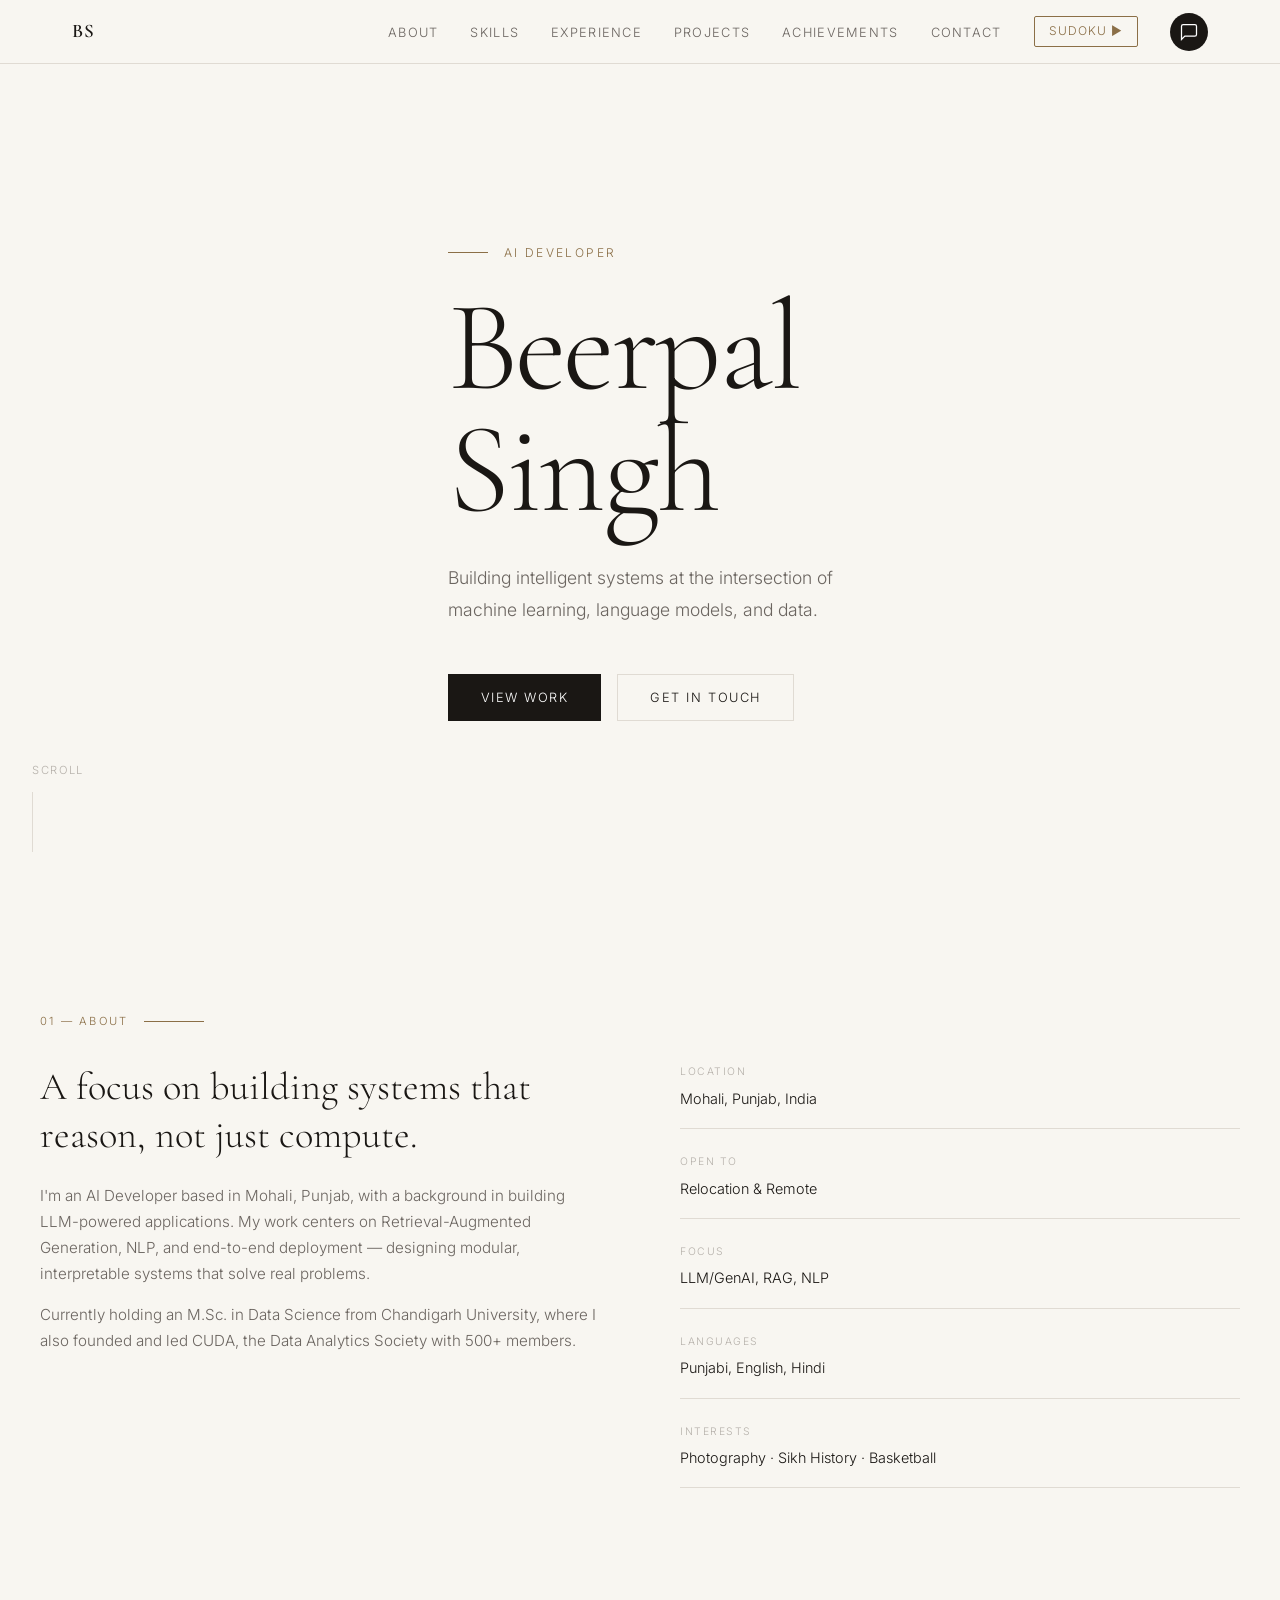
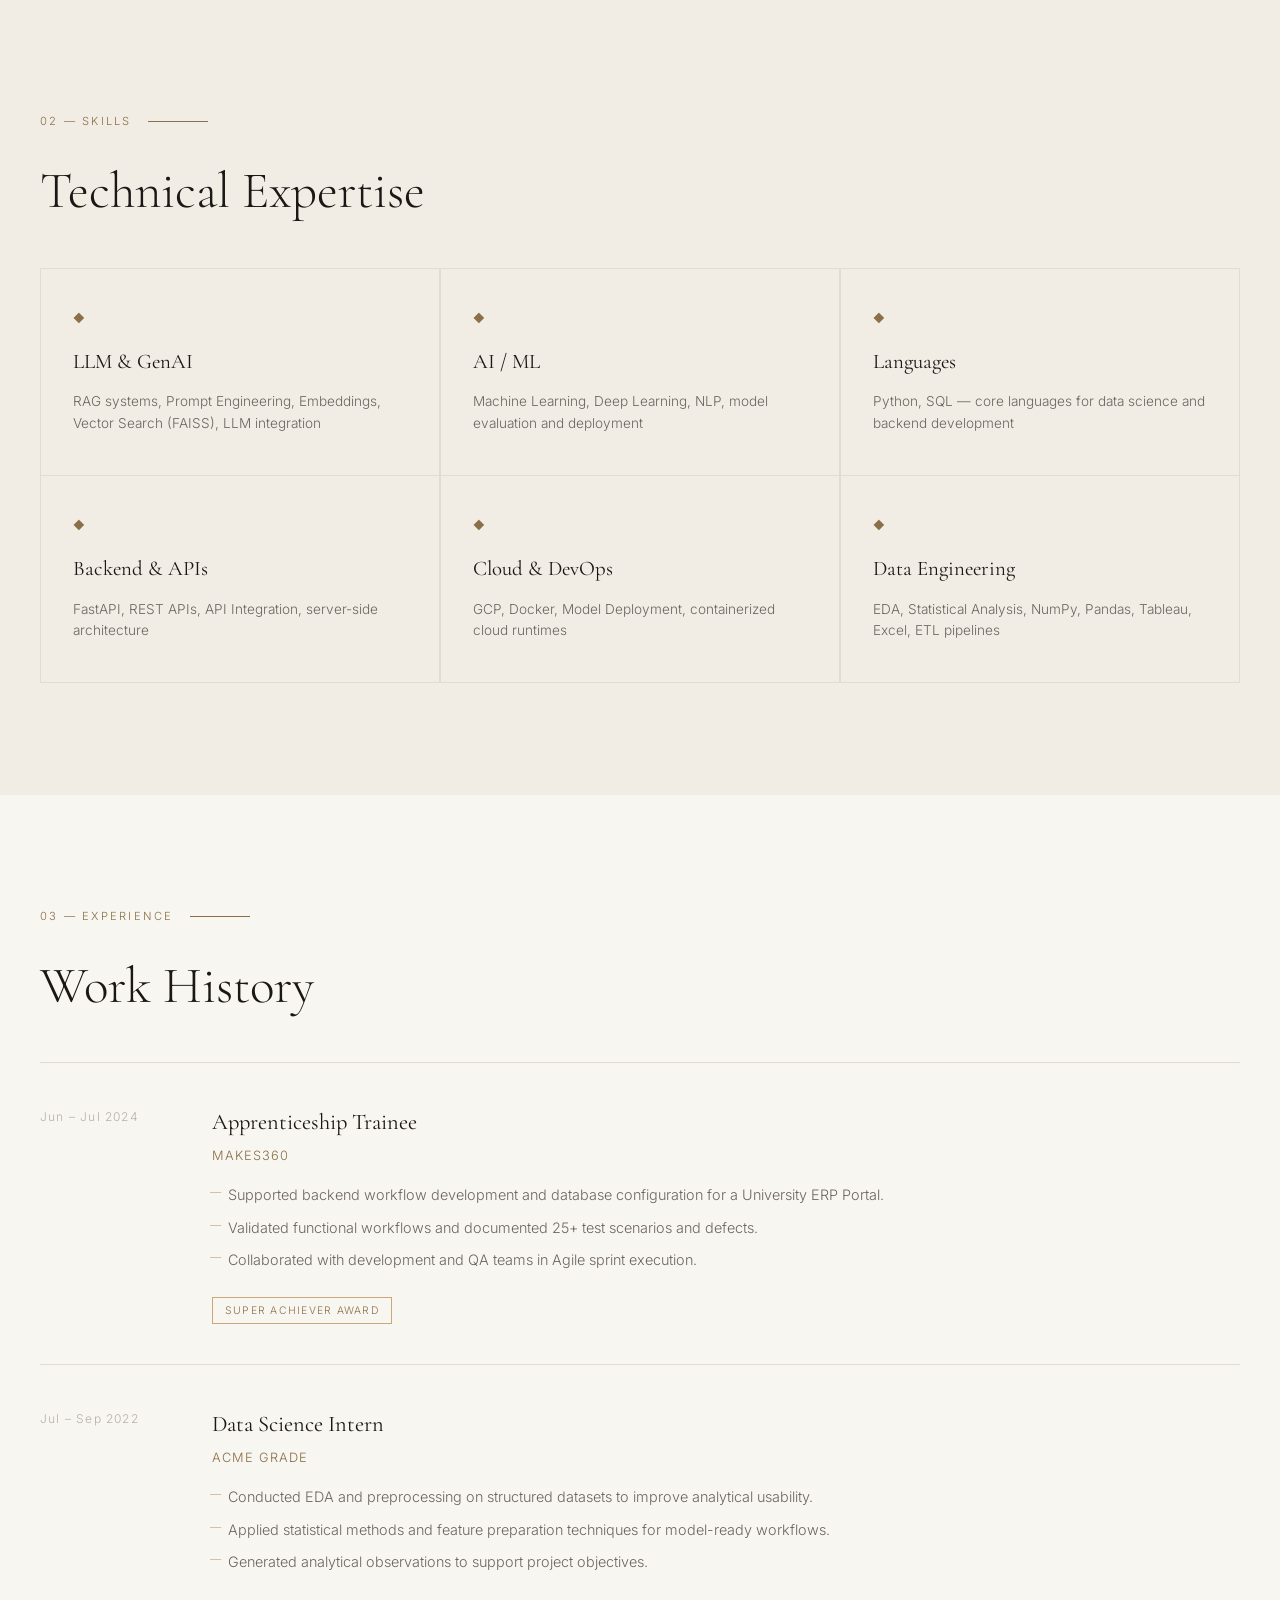
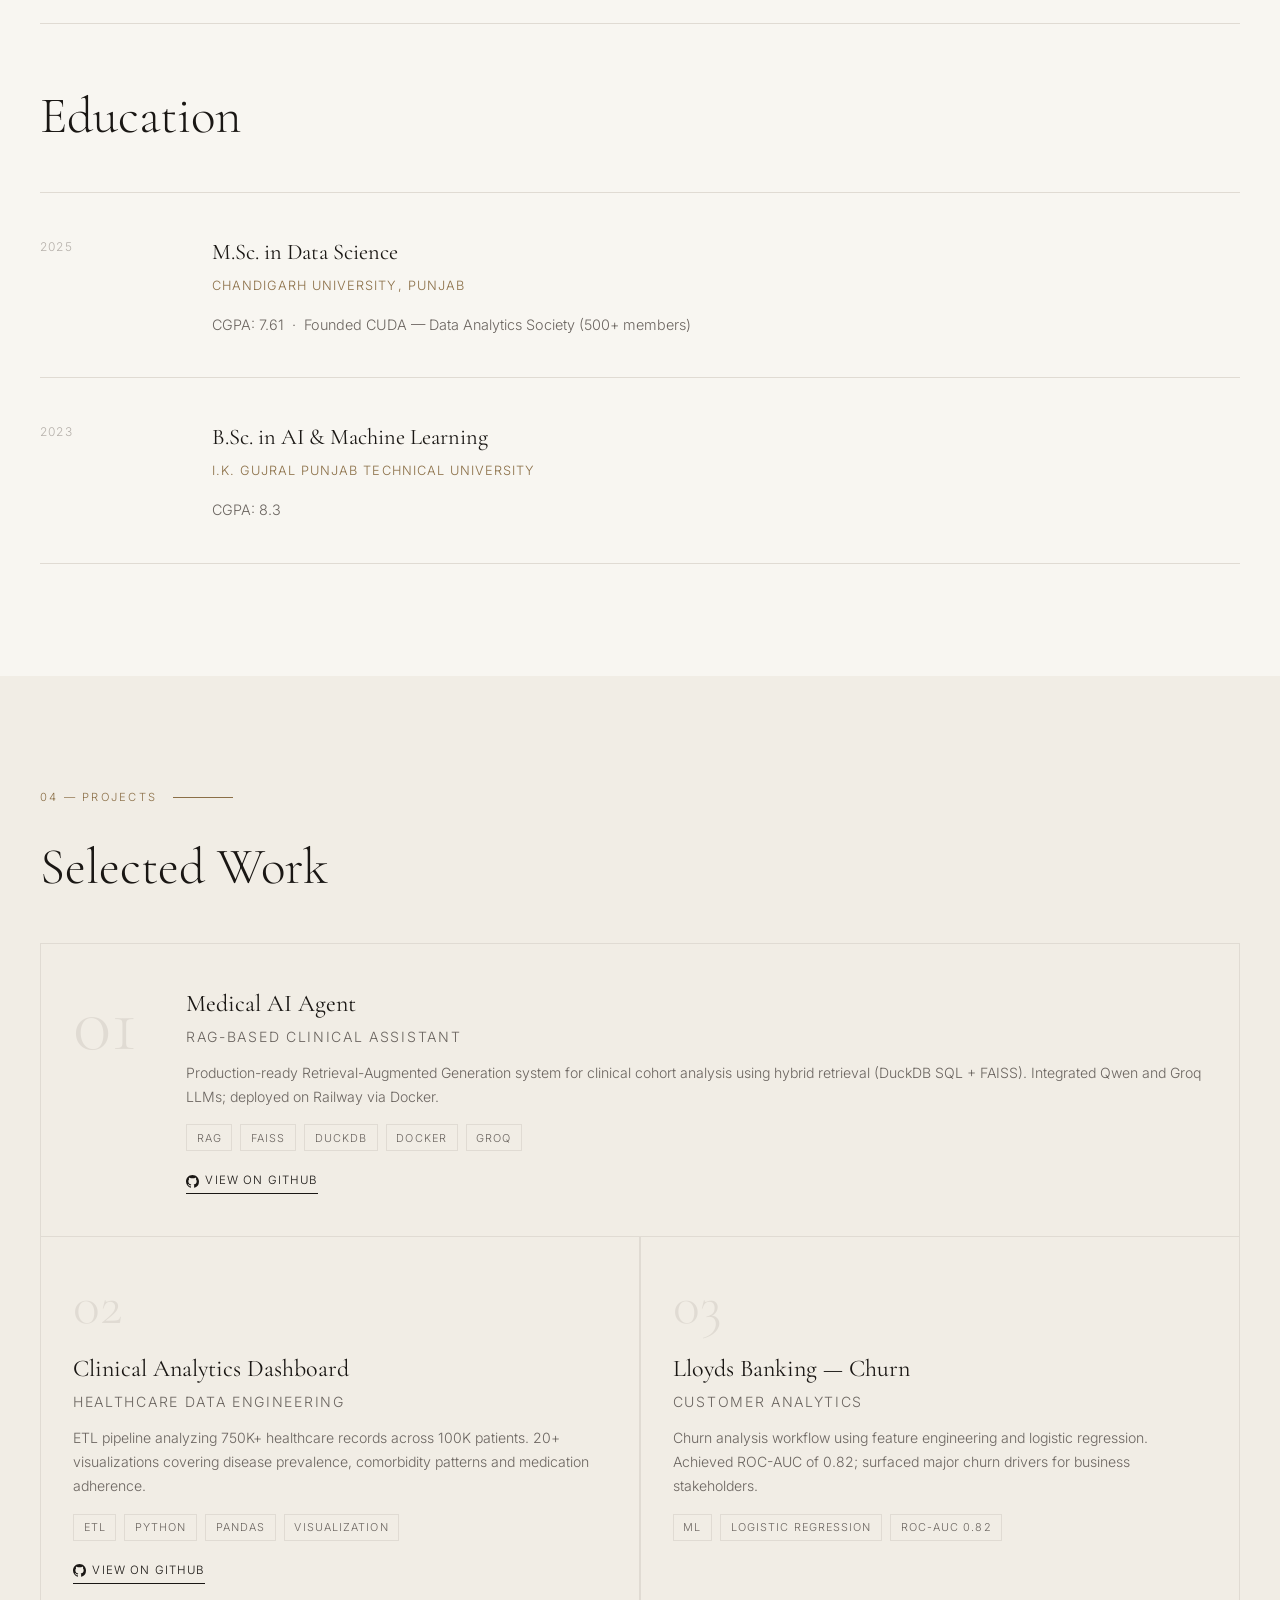
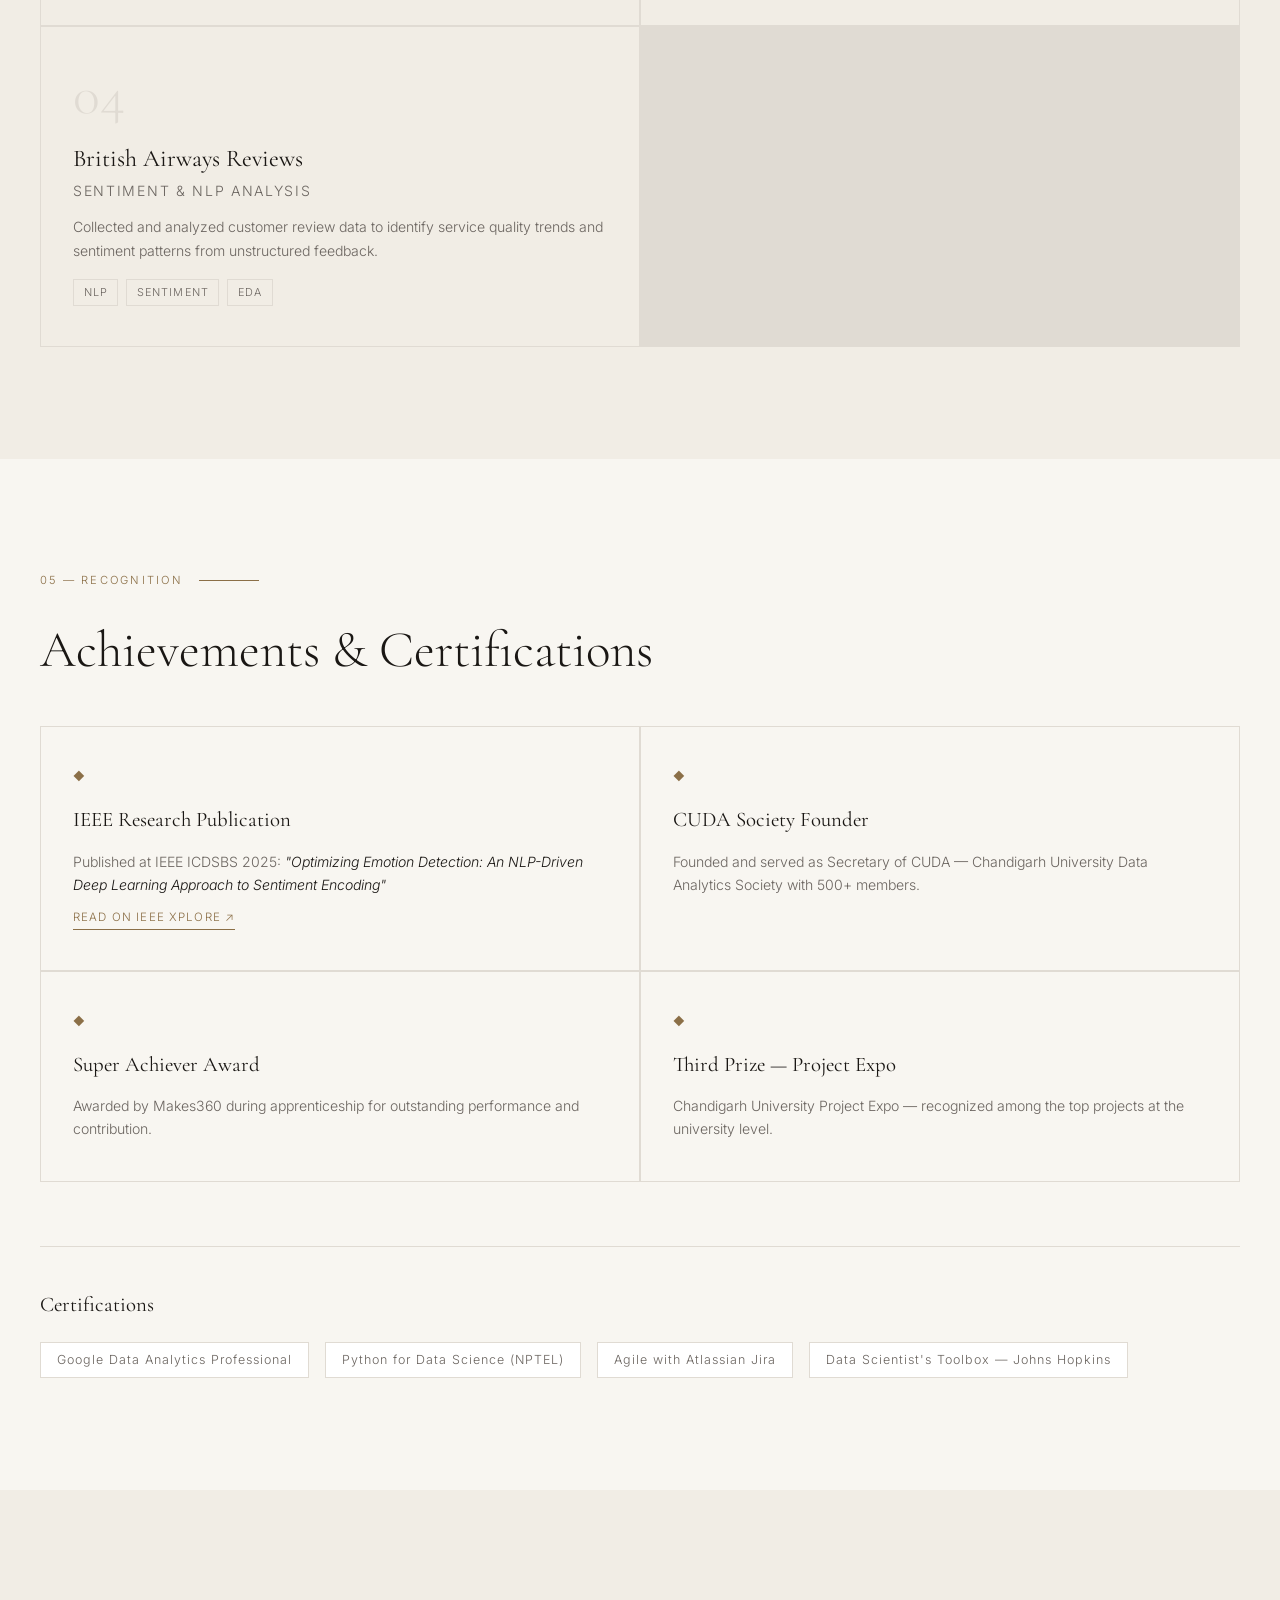
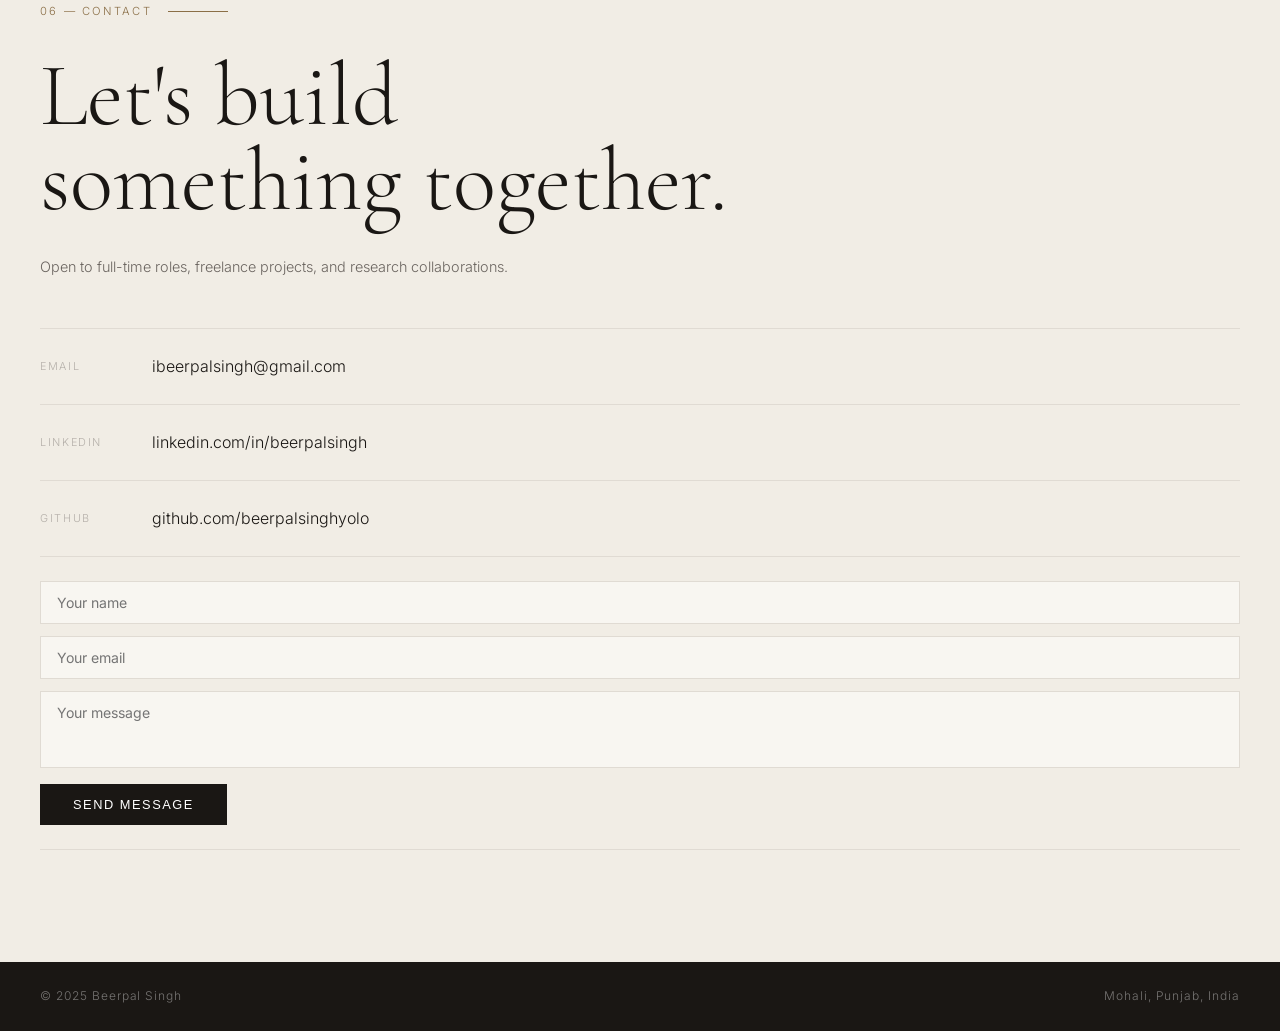
<file: index.html>
<!DOCTYPE html>
<html lang="en">
<head>
  <meta charset="UTF-8" />
  <meta name="viewport" content="width=device-width, initial-scale=1.0" />
  <title>Beerpal Singh — AI Developer</title>
  <link rel="stylesheet" href="static/css/main.css" />
  <link rel="preconnect" href="https://fonts.googleapis.com" />
  <link href="https://fonts.googleapis.com/css2?family=Cormorant+Garamond:wght@300;400;500;600&family=Inter:wght@300;400;500&display=swap" rel="stylesheet" />
</head>
<body>

<!-- NAV -->
<nav id="nav">
  <div class="nav-inner">
    <span class="nav-logo">BS</span>
    <ul class="nav-links">
      <li><a href="#about">About</a></li>
      <li><a href="#skills">Skills</a></li>
      <li><a href="#experience">Experience</a></li>
      <li><a href="#projects">Projects</a></li>
      <li><a href="#achievements">Achievements</a></li>
      <li><a href="#contact">Contact</a></li>
    </ul>
    <a href="sudoku.html" class="nav-game">Sudoku &#9654;</a>
    <button class="chat-toggle" id="chatToggle" aria-label="Open chat">
      <svg width="20" height="20" viewBox="0 0 24 24" fill="none" stroke="currentColor" stroke-width="1.5"><path d="M21 15a2 2 0 0 1-2 2H7l-4 4V5a2 2 0 0 1 2-2h14a2 2 0 0 1 2 2z"/></svg>
    </button>
  </div>
</nav>

<!-- HERO -->
<section id="hero">
  <div class="hero-inner">
    <p class="hero-eyebrow reveal">AI Developer</p>
    <h1 class="hero-name reveal delay-1">Beerpal<br>Singh</h1>
    <p class="hero-tagline reveal delay-2">Building intelligent systems at the intersection of<br>machine learning, language models, and data.</p>
    <div class="hero-cta reveal delay-3">
      <a href="#projects" class="btn-primary">View Work</a>
      <a href="#contact" class="btn-ghost">Get in Touch</a>
    </div>
  </div>
  <div class="hero-scroll reveal delay-4">
    <span>Scroll</span>
    <div class="scroll-line"></div>
  </div>
</section>

<!-- ABOUT -->
<section id="about">
  <div class="section-inner">
    <div class="section-label reveal">01 — About</div>
    <div class="about-grid">
      <div class="about-text reveal">
        <h2>A focus on building systems that reason, not just compute.</h2>
        <p>I'm an AI Developer based in Mohali, Punjab, with a background in building LLM-powered applications. My work centers on Retrieval-Augmented Generation, NLP, and end-to-end deployment — designing modular, interpretable systems that solve real problems.</p>
        <p>Currently holding an M.Sc. in Data Science from Chandigarh University, where I also founded and led CUDA, the Data Analytics Society with 500+ members.</p>
      </div>
      <div class="about-meta reveal delay-1">
        <div class="meta-item">
          <span class="meta-label">Location</span>
          <span class="meta-value">Mohali, Punjab, India</span>
        </div>
        <div class="meta-item">
          <span class="meta-label">Open to</span>
          <span class="meta-value">Relocation &amp; Remote</span>
        </div>
        <div class="meta-item">
          <span class="meta-label">Focus</span>
          <span class="meta-value">LLM/GenAI, RAG, NLP</span>
        </div>
        <div class="meta-item">
          <span class="meta-label">Languages</span>
          <span class="meta-value">Punjabi, English, Hindi</span>
        </div>
        <div class="meta-item">
          <span class="meta-label">Interests</span>
          <span class="meta-value">Photography · Sikh History · Basketball</span>
        </div>
      </div>
    </div>
  </div>
</section>

<!-- SKILLS -->
<section id="skills">
  <div class="section-inner">
    <div class="section-label reveal">02 — Skills</div>
    <h2 class="section-title reveal">Technical Expertise</h2>
    <div class="skills-grid">
      <div class="skill-card reveal">
        <div class="skill-icon">&#9670;</div>
        <h3>LLM &amp; GenAI</h3>
        <p>RAG systems, Prompt Engineering, Embeddings, Vector Search (FAISS), LLM integration</p>
      </div>
      <div class="skill-card reveal delay-1">
        <div class="skill-icon">&#9670;</div>
        <h3>AI / ML</h3>
        <p>Machine Learning, Deep Learning, NLP, model evaluation and deployment</p>
      </div>
      <div class="skill-card reveal delay-2">
        <div class="skill-icon">&#9670;</div>
        <h3>Languages</h3>
        <p>Python, SQL — core languages for data science and backend development</p>
      </div>
      <div class="skill-card reveal delay-3">
        <div class="skill-icon">&#9670;</div>
        <h3>Backend &amp; APIs</h3>
        <p>FastAPI, REST APIs, API Integration, server-side architecture</p>
      </div>
      <div class="skill-card reveal delay-4">
        <div class="skill-icon">&#9670;</div>
        <h3>Cloud &amp; DevOps</h3>
        <p>GCP, Docker, Model Deployment, containerized cloud runtimes</p>
      </div>
      <div class="skill-card reveal delay-1">
        <div class="skill-icon">&#9670;</div>
        <h3>Data Engineering</h3>
        <p>EDA, Statistical Analysis, NumPy, Pandas, Tableau, Excel, ETL pipelines</p>
      </div>
    </div>
  </div>
</section>

<!-- EXPERIENCE -->
<section id="experience">
  <div class="section-inner">
    <div class="section-label reveal">03 — Experience</div>
    <h2 class="section-title reveal">Work History</h2>
    <div class="timeline">
      <div class="timeline-item reveal">
        <div class="timeline-date">Jun – Jul 2024</div>
        <div class="timeline-content">
          <h3>Apprenticeship Trainee</h3>
          <span class="timeline-company">Makes360</span>
          <ul>
            <li>Supported backend workflow development and database configuration for a University ERP Portal.</li>
            <li>Validated functional workflows and documented 25+ test scenarios and defects.</li>
            <li>Collaborated with development and QA teams in Agile sprint execution.</li>
          </ul>
          <div class="timeline-badge">Super Achiever Award</div>
        </div>
      </div>
      <div class="timeline-item reveal delay-1">
        <div class="timeline-date">Jul – Sep 2022</div>
        <div class="timeline-content">
          <h3>Data Science Intern</h3>
          <span class="timeline-company">Acme Grade</span>
          <ul>
            <li>Conducted EDA and preprocessing on structured datasets to improve analytical usability.</li>
            <li>Applied statistical methods and feature preparation techniques for model-ready workflows.</li>
            <li>Generated analytical observations to support project objectives.</li>
          </ul>
        </div>
      </div>
    </div>

    <h2 class="section-title reveal" style="margin-top:4rem">Education</h2>
    <div class="timeline">
      <div class="timeline-item reveal">
        <div class="timeline-date">2025</div>
        <div class="timeline-content">
          <h3>M.Sc. in Data Science</h3>
          <span class="timeline-company">Chandigarh University, Punjab</span>
          <p>CGPA: 7.61 &nbsp;·&nbsp; Founded CUDA — Data Analytics Society (500+ members)</p>
        </div>
      </div>
      <div class="timeline-item reveal delay-1">
        <div class="timeline-date">2023</div>
        <div class="timeline-content">
          <h3>B.Sc. in AI &amp; Machine Learning</h3>
          <span class="timeline-company">I.K. Gujral Punjab Technical University</span>
          <p>CGPA: 8.3</p>
        </div>
      </div>
    </div>
  </div>
</section>

<!-- PROJECTS -->
<section id="projects">
  <div class="section-inner">
    <div class="section-label reveal">04 — Projects</div>
    <h2 class="section-title reveal">Selected Work</h2>
    <div class="projects-grid">
      <div class="project-card featured reveal">
        <div class="project-number">01</div>
        <div class="project-info">
          <h3>Medical AI Agent</h3>
          <p class="project-sub">RAG-based Clinical Assistant</p>
          <p>Production-ready Retrieval-Augmented Generation system for clinical cohort analysis using hybrid retrieval (DuckDB SQL + FAISS). Integrated Qwen and Groq LLMs; deployed on Railway via Docker.</p>
          <div class="project-tags">
            <span>RAG</span><span>FAISS</span><span>DuckDB</span><span>Docker</span><span>Groq</span>
          </div>
          <a href="https://github.com/beerpalsinghyolo/Medical-AI-Agent-RAG" target="_blank" rel="noopener" class="project-link">
            <svg viewBox="0 0 24 24" fill="currentColor" xmlns="http://www.w3.org/2000/svg"><path d="M12 0C5.37 0 0 5.37 0 12c0 5.31 3.435 9.795 8.205 11.385.6.105.825-.255.825-.57 0-.285-.015-1.23-.015-2.235-3.015.555-3.795-.735-4.035-1.41-.135-.345-.72-1.41-1.23-1.695-.42-.225-1.02-.78-.015-.795.945-.015 1.62.87 1.845 1.23 1.08 1.815 2.805 1.305 3.495.99.105-.78.42-1.305.765-1.605-2.67-.3-5.46-1.335-5.46-5.925 0-1.305.465-2.385 1.23-3.225-.12-.3-.54-1.53.12-3.18 0 0 1.005-.315 3.3 1.23.96-.27 1.98-.405 3-.405s2.04.135 3 .405c2.295-1.56 3.3-1.23 3.3-1.23.66 1.65.24 2.88.12 3.18.765.84 1.23 1.905 1.23 3.225 0 4.605-2.805 5.625-5.475 5.925.435.375.81 1.095.81 2.22 0 1.605-.015 2.895-.015 3.3 0 .315.225.69.825.57A12.02 12.02 0 0 0 24 12c0-6.63-5.37-12-12-12z"/></svg>
            View on GitHub
          </a>
        </div>
      </div>
      <div class="project-card reveal delay-1">
        <div class="project-number">02</div>
        <div class="project-info">
          <h3>Clinical Analytics Dashboard</h3>
          <p class="project-sub">Healthcare Data Engineering</p>
          <p>ETL pipeline analyzing 750K+ healthcare records across 100K patients. 20+ visualizations covering disease prevalence, comorbidity patterns and medication adherence.</p>
          <div class="project-tags">
            <span>ETL</span><span>Python</span><span>Pandas</span><span>Visualization</span>
          </div>
          <a href="https://github.com/beerpalsinghyolo/Clinical-Patient-Analytics-Insights-Dashboard-" target="_blank" rel="noopener" class="project-link">
            <svg viewBox="0 0 24 24" fill="currentColor" xmlns="http://www.w3.org/2000/svg"><path d="M12 0C5.37 0 0 5.37 0 12c0 5.31 3.435 9.795 8.205 11.385.6.105.825-.255.825-.57 0-.285-.015-1.23-.015-2.235-3.015.555-3.795-.735-4.035-1.41-.135-.345-.72-1.41-1.23-1.695-.42-.225-1.02-.78-.015-.795.945-.015 1.62.87 1.845 1.23 1.08 1.815 2.805 1.305 3.495.99.105-.78.42-1.305.765-1.605-2.67-.3-5.46-1.335-5.46-5.925 0-1.305.465-2.385 1.23-3.225-.12-.3-.54-1.53.12-3.18 0 0 1.005-.315 3.3 1.23.96-.27 1.98-.405 3-.405s2.04.135 3 .405c2.295-1.56 3.3-1.23 3.3-1.23.66 1.65.24 2.88.12 3.18.765.84 1.23 1.905 1.23 3.225 0 4.605-2.805 5.625-5.475 5.925.435.375.81 1.095.81 2.22 0 1.605-.015 2.895-.015 3.3 0 .315.225.69.825.57A12.02 12.02 0 0 0 24 12c0-6.63-5.37-12-12-12z"/></svg>
            View on GitHub
          </a>
        </div>
      </div>
      <div class="project-card reveal delay-2">
        <div class="project-number">03</div>
        <div class="project-info">
          <h3>Lloyds Banking — Churn</h3>
          <p class="project-sub">Customer Analytics</p>
          <p>Churn analysis workflow using feature engineering and logistic regression. Achieved ROC-AUC of 0.82; surfaced major churn drivers for business stakeholders.</p>
          <div class="project-tags">
            <span>ML</span><span>Logistic Regression</span><span>ROC-AUC 0.82</span>
          </div>
        </div>
      </div>
      <div class="project-card reveal delay-3">
        <div class="project-number">04</div>
        <div class="project-info">
          <h3>British Airways Reviews</h3>
          <p class="project-sub">Sentiment &amp; NLP Analysis</p>
          <p>Collected and analyzed customer review data to identify service quality trends and sentiment patterns from unstructured feedback.</p>
          <div class="project-tags">
            <span>NLP</span><span>Sentiment</span><span>EDA</span>
          </div>
        </div>
      </div>
    </div>
  </div>
</section>

<!-- ACHIEVEMENTS -->
<section id="achievements">
  <div class="section-inner">
    <div class="section-label reveal">05 — Recognition</div>
    <h2 class="section-title reveal">Achievements &amp; Certifications</h2>
    <div class="achievements-grid">
      <div class="achievement-card reveal">
        <div class="ach-icon">&#9670;</div>
        <h3>IEEE Research Publication</h3>
        <p>Published at IEEE ICDSBS 2025: <em>"Optimizing Emotion Detection: An NLP-Driven Deep Learning Approach to Sentiment Encoding"</em></p>
        <a href="https://ieeexplore.ieee.org/document/11031712" target="_blank" rel="noopener" class="ach-link">
          Read on IEEE Xplore ↗
        </a>
      </div>
      <div class="achievement-card reveal delay-1">
        <div class="ach-icon">&#9670;</div>
        <h3>CUDA Society Founder</h3>
        <p>Founded and served as Secretary of CUDA — Chandigarh University Data Analytics Society with 500+ members.</p>
      </div>
      <div class="achievement-card reveal delay-2">
        <div class="ach-icon">&#9670;</div>
        <h3>Super Achiever Award</h3>
        <p>Awarded by Makes360 during apprenticeship for outstanding performance and contribution.</p>
      </div>
      <div class="achievement-card reveal delay-3">
        <div class="ach-icon">&#9670;</div>
        <h3>Third Prize — Project Expo</h3>
        <p>Chandigarh University Project Expo — recognized among the top projects at the university level.</p>
      </div>
    </div>

    <div class="certs-row reveal">
      <h3 class="certs-title">Certifications</h3>
      <div class="certs-list">
        <span>Google Data Analytics Professional</span>
        <span>Python for Data Science (NPTEL)</span>
        <span>Agile with Atlassian Jira</span>
        <span>Data Scientist's Toolbox — Johns Hopkins</span>
      </div>
    </div>
  </div>
</section>

<!-- CONTACT -->
<section id="contact">
  <div class="section-inner contact-inner">
    <div class="section-label reveal">06 — Contact</div>
    <h2 class="contact-heading reveal">Let's build<br>something together.</h2>
    <p class="contact-sub reveal delay-1">Open to full-time roles, freelance projects, and research collaborations.</p>
    <div class="contact-links reveal delay-2">
      <a href="mailto:ibeerpalsingh@gmail.com" class="contact-link">
        <span class="contact-link-label">Email</span>
        <span class="contact-link-value">ibeerpalsingh@gmail.com</span>
      </a>
      <a href="https://linkedin.com/in/beerpalsingh" target="_blank" class="contact-link">
        <span class="contact-link-label">LinkedIn</span>
        <span class="contact-link-value">linkedin.com/in/beerpalsingh</span>
      </a>
      <a href="https://github.com/beerpalsinghyolo" target="_blank" class="contact-link">
        <span class="contact-link-label">GitHub</span>
        <span class="contact-link-value">github.com/beerpalsinghyolo</span>
      </a>
      <div class="contact-form-box">
        <form id="contactForm" class="contact-form" onsubmit="handleContact(event)">
          <input type="text" id="contactName" placeholder="Your name" required />
          <input type="email" id="contactEmail" placeholder="Your email" required />
          <textarea id="contactMsg" placeholder="Your message" rows="3" required></textarea>
          <button type="submit" class="btn-primary">Send Message</button>
        </form>
        <p id="contactConfirm" class="contact-confirm hidden">Thanks! Opening your email client…</p>
      </div>
    </div>
  </div>
</section>

<footer>
  <div class="footer-inner">
    <span>© 2025 Beerpal Singh</span>
    <span>Mohali, Punjab, India</span>
  </div>
</footer>

<!-- CHATBOT -->
<div id="chatbot" class="chatbot hidden">
  <div class="chat-header">
    <div class="chat-avatar">BS</div>
    <div>
      <p class="chat-name">Beerpal's Assistant</p>
      <p class="chat-status">Ask me anything</p>
    </div>
    <button class="chat-close" id="chatClose" aria-label="Close chat">&times;</button>
  </div>
  <div class="chat-messages" id="chatMessages">
    <div class="msg bot">
      <p>Hi! I'm Beerpal's assistant. Ask me about his education, projects, skills, or how to get in touch.</p>
    </div>
  </div>
  <form class="chat-input-row" id="chatForm">
    <input type="text" id="chatInput" placeholder="Ask something…" autocomplete="off" />
    <button type="submit" aria-label="Send">
      <svg width="18" height="18" viewBox="0 0 24 24" fill="none" stroke="currentColor" stroke-width="2"><line x1="22" y1="2" x2="11" y2="13"/><polygon points="22 2 15 22 11 13 2 9 22 2"/></svg>
    </button>
  </form>
</div>

<script src="static/js/main.js"></script>
</body>
</html>
</file>
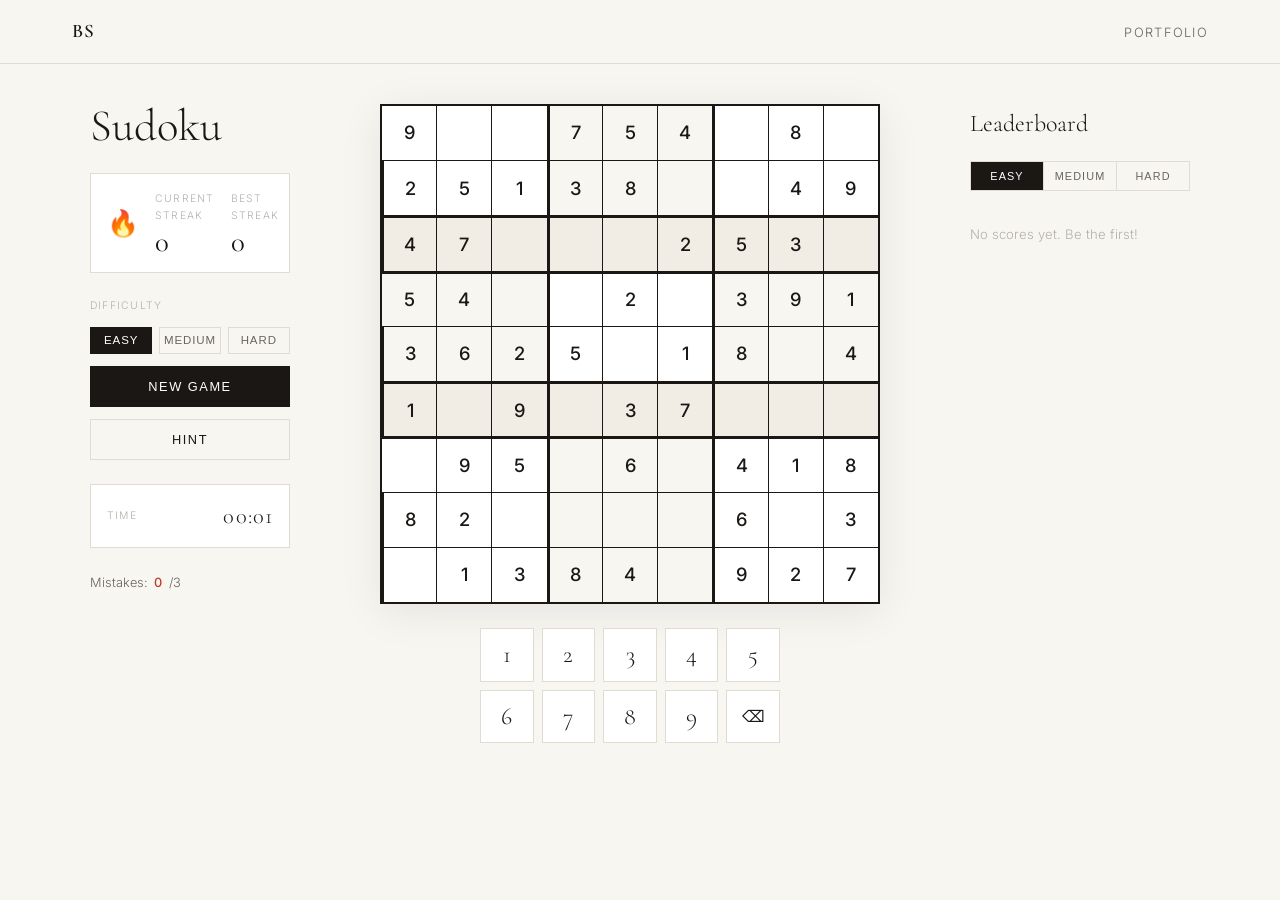
<file: sudoku.html>
<!DOCTYPE html>
<html lang="en">
<head>
  <meta charset="UTF-8" />
  <meta name="viewport" content="width=device-width, initial-scale=1.0" />
  <title>Sudoku — Beerpal Singh</title>
  <link rel="stylesheet" href="static/css/main.css" />
  <link rel="stylesheet" href="static/css/sudoku.css" />
  <link rel="preconnect" href="https://fonts.googleapis.com" />
  <link href="https://fonts.googleapis.com/css2?family=Cormorant+Garamond:wght@300;400;500;600&family=Inter:wght@300;400;500&display=swap" rel="stylesheet" />
</head>
<body class="sudoku-page">

<nav id="nav">
  <div class="nav-inner">
    <a href="index.html" class="nav-logo">BS</a>
    <ul class="nav-links">
      <li><a href="index.html">Portfolio</a></li>
    </ul>
  </div>
</nav>

<main class="sudoku-main">
  <div class="sudoku-layout">

    <!-- LEFT PANEL -->
    <aside class="sudoku-side">
      <h1 class="sudoku-title">Sudoku</h1>

      <div class="streak-box">
        <div class="streak-flame">&#128293;</div>
        <div>
          <p class="streak-label">Current Streak</p>
          <p class="streak-num" id="streakNum">0</p>
        </div>
        <div>
          <p class="streak-label">Best Streak</p>
          <p class="streak-num" id="bestStreakNum">0</p>
        </div>
      </div>

      <div class="game-controls">
        <label class="diff-label">Difficulty</label>
        <div class="diff-buttons">
          <button class="diff-btn active" data-diff="easy">Easy</button>
          <button class="diff-btn" data-diff="medium">Medium</button>
          <button class="diff-btn" data-diff="hard">Hard</button>
        </div>
        <button class="btn-primary full-width" id="newGameBtn">New Game</button>
        <button class="btn-ghost full-width" id="hintBtn">Hint</button>
      </div>

      <div class="timer-box">
        <span class="timer-label">Time</span>
        <span class="timer-display" id="timerDisplay">00:00</span>
      </div>

      <div class="mistakes-box">
        <span>Mistakes:</span>
        <span id="mistakesCount">0</span><span>/3</span>
      </div>
    </aside>

    <!-- BOARD -->
    <div class="sudoku-center">
      <div class="board-wrap">
        <div id="sudokuBoard" class="sudoku-board"></div>
      </div>
      <div class="numpad" id="numpad">
        <button class="numpad-btn" data-num="1">1</button>
        <button class="numpad-btn" data-num="2">2</button>
        <button class="numpad-btn" data-num="3">3</button>
        <button class="numpad-btn" data-num="4">4</button>
        <button class="numpad-btn" data-num="5">5</button>
        <button class="numpad-btn" data-num="6">6</button>
        <button class="numpad-btn" data-num="7">7</button>
        <button class="numpad-btn" data-num="8">8</button>
        <button class="numpad-btn" data-num="9">9</button>
        <button class="numpad-btn erase-btn" data-num="0">&#9003;</button>
      </div>
    </div>

    <!-- LEADERBOARD -->
    <aside class="sudoku-side leaderboard-side">
      <h2 class="lb-title">Leaderboard</h2>
      <div class="lb-tabs">
        <button class="lb-tab active" data-diff="easy">Easy</button>
        <button class="lb-tab" data-diff="medium">Medium</button>
        <button class="lb-tab" data-diff="hard">Hard</button>
      </div>
      <div class="lb-list" id="lbList">
        <p class="lb-empty">No scores yet. Be the first!</p>
      </div>
    </aside>
  </div>
</main>

<!-- WIN MODAL -->
<div id="winModal" class="modal hidden">
  <div class="modal-card">
    <div class="modal-icon">&#10003;</div>
    <h2>Puzzle Solved!</h2>
    <p id="winTime" class="modal-time"></p>
    <p id="winStreak" class="modal-streak"></p>
    <div class="modal-form">
      <input type="text" id="playerName" placeholder="Your name" maxlength="20" />
      <button class="btn-primary" id="saveScore">Save Score</button>
    </div>
    <button class="btn-ghost" id="playAgain">Play Again</button>
  </div>
</div>

<!-- LOSE MODAL -->
<div id="loseModal" class="modal hidden">
  <div class="modal-card">
    <div class="modal-icon lose-icon">&#10007;</div>
    <h2>Too Many Mistakes</h2>
    <p>Streak reset. Try again!</p>
    <button class="btn-primary" id="tryAgain">Try Again</button>
  </div>
</div>

<script src="static/js/sudoku.js"></script>
</body>
</html>
</file>
<file: static/css/main.css>
/* ===== RESET & BASE ===== */
*, *::before, *::after { box-sizing: border-box; margin: 0; padding: 0; }

:root {
  --bg: #f8f6f1;
  --bg-alt: #f1ede5;
  --ink: #1a1714;
  --ink-muted: #6b6560;
  --ink-faint: #b5b0aa;
  --accent: #8b6f47;
  --accent-light: #c9a87a;
  --line: #e0dbd3;
  --white: #ffffff;
  --font-serif: 'Cormorant Garamond', Georgia, serif;
  --font-sans: 'Inter', system-ui, sans-serif;
  --max-w: 1200px;
  --section-pad: 7rem 2rem;
  --nav-h: 64px;
  --ease: cubic-bezier(0.25, 0.1, 0.25, 1);
  --ease-out: cubic-bezier(0.0, 0.0, 0.2, 1);
}

html { scroll-behavior: smooth; font-size: 16px; }

body {
  background: var(--bg);
  color: var(--ink);
  font-family: var(--font-sans);
  font-weight: 300;
  line-height: 1.7;
  overflow-x: hidden;
}

a { color: inherit; text-decoration: none; }
ul { list-style: none; }
img { display: block; max-width: 100%; }

/* ===== NAV ===== */
#nav {
  position: fixed; top: 0; left: 0; right: 0; z-index: 900;
  height: var(--nav-h);
  background: rgba(248, 246, 241, 0.92);
  backdrop-filter: blur(12px);
  border-bottom: 1px solid var(--line);
  transition: box-shadow 0.3s var(--ease);
}
#nav.scrolled { box-shadow: 0 2px 20px rgba(0,0,0,0.06); }
.nav-inner {
  max-width: var(--max-w); margin: 0 auto; height: 100%;
  display: flex; align-items: center; padding: 0 2rem; gap: 2rem;
}
.nav-logo {
  font-family: var(--font-serif);
  font-weight: 600; font-size: 1.2rem;
  letter-spacing: 0.05em;
  color: var(--ink);
  margin-right: auto;
}
.nav-links { display: flex; gap: 2rem; }
.nav-links a {
  font-size: 0.8rem; letter-spacing: 0.1em; text-transform: uppercase;
  color: var(--ink-muted);
  transition: color 0.25s;
  position: relative;
}
.nav-links a::after {
  content: ''; position: absolute; bottom: -2px; left: 0; right: 0; height: 1px;
  background: var(--accent); transform: scaleX(0); transform-origin: left;
  transition: transform 0.25s var(--ease);
}
.nav-links a:hover { color: var(--ink); }
.nav-links a:hover::after { transform: scaleX(1); }

.nav-game {
  font-size: 0.75rem; letter-spacing: 0.08em; text-transform: uppercase;
  color: var(--accent); border: 1px solid var(--accent);
  padding: 0.3rem 0.9rem; border-radius: 2px;
  transition: all 0.25s;
}
.nav-game:hover { background: var(--accent); color: var(--white); }

.chat-toggle {
  background: var(--ink); color: var(--white);
  border: none; width: 38px; height: 38px; border-radius: 50%;
  display: grid; place-items: center; cursor: pointer;
  transition: background 0.25s, transform 0.2s;
}
.chat-toggle:hover { background: var(--accent); transform: scale(1.05); }

/* ===== HERO ===== */
#hero {
  min-height: 100vh;
  display: flex; flex-direction: column; justify-content: center;
  padding: calc(var(--nav-h) + 4rem) 2rem 4rem;
  position: relative;
  background: var(--bg);
}
.hero-inner { max-width: var(--max-w); margin: 0 auto; }
.hero-eyebrow {
  font-size: 0.75rem; letter-spacing: 0.2em; text-transform: uppercase;
  color: var(--accent); margin-bottom: 1.5rem;
  display: flex; align-items: center; gap: 1rem;
}
.hero-eyebrow::before {
  content: ''; display: block; width: 40px; height: 1px; background: var(--accent);
}
.hero-name {
  font-family: var(--font-serif);
  font-size: clamp(4rem, 10vw, 9rem);
  font-weight: 300; line-height: 0.95;
  letter-spacing: -0.02em;
  color: var(--ink);
  margin-bottom: 2rem;
}
.hero-tagline {
  font-size: clamp(0.9rem, 1.5vw, 1.1rem);
  color: var(--ink-muted); max-width: 520px;
  line-height: 1.8; margin-bottom: 3rem;
}
.hero-cta { display: flex; gap: 1rem; flex-wrap: wrap; }

.btn-primary {
  display: inline-flex; align-items: center;
  background: var(--ink); color: var(--white);
  padding: 0.75rem 2rem; font-size: 0.8rem;
  letter-spacing: 0.12em; text-transform: uppercase;
  border: 1px solid var(--ink); cursor: pointer;
  transition: background 0.25s, color 0.25s, transform 0.2s;
}
.btn-primary:hover { background: var(--accent); border-color: var(--accent); transform: translateY(-1px); }
.btn-primary.full-width { width: 100%; justify-content: center; }

.btn-ghost {
  display: inline-flex; align-items: center;
  background: transparent; color: var(--ink);
  padding: 0.75rem 2rem; font-size: 0.8rem;
  letter-spacing: 0.12em; text-transform: uppercase;
  border: 1px solid var(--line); cursor: pointer;
  transition: border-color 0.25s, color 0.25s, transform 0.2s;
}
.btn-ghost:hover { border-color: var(--ink); transform: translateY(-1px); }
.btn-ghost.full-width { width: 100%; justify-content: center; }

.hero-scroll {
  position: absolute; bottom: 3rem; left: 2rem;
  display: flex; flex-direction: column; align-items: flex-start; gap: 0.75rem;
  font-size: 0.7rem; letter-spacing: 0.15em; text-transform: uppercase;
  color: var(--ink-faint);
}
.scroll-line {
  width: 1px; height: 60px; background: var(--line);
  position: relative; overflow: hidden;
}
.scroll-line::after {
  content: ''; position: absolute; top: -100%; left: 0; width: 100%; height: 100%;
  background: var(--accent);
  animation: scrollLine 2s var(--ease-out) infinite;
}
@keyframes scrollLine {
  0% { top: -100%; } 100% { top: 200%; }
}

/* ===== SECTIONS ===== */
section { padding: var(--section-pad); }
section:nth-child(even) { background: var(--bg-alt); }
.section-inner { max-width: var(--max-w); margin: 0 auto; }
.section-label {
  font-size: 0.7rem; letter-spacing: 0.2em; text-transform: uppercase;
  color: var(--accent); margin-bottom: 2rem;
  display: flex; align-items: center; gap: 1rem;
}
.section-label::after {
  content: ''; flex: 1; max-width: 60px; height: 1px; background: var(--accent);
}
.section-title {
  font-family: var(--font-serif);
  font-size: clamp(2rem, 4vw, 3.5rem);
  font-weight: 300; line-height: 1.1;
  margin-bottom: 3rem; color: var(--ink);
}

/* ===== ABOUT ===== */
.about-grid { display: grid; grid-template-columns: 1fr 1fr; gap: 5rem; align-items: start; }
.about-text h2 {
  font-family: var(--font-serif);
  font-size: clamp(1.6rem, 3vw, 2.4rem);
  font-weight: 300; line-height: 1.25;
  margin-bottom: 1.5rem; color: var(--ink);
}
.about-text p { color: var(--ink-muted); margin-bottom: 1rem; font-size: 0.95rem; }
.about-meta { display: flex; flex-direction: column; gap: 1.5rem; }
.meta-item { border-bottom: 1px solid var(--line); padding-bottom: 1rem; }
.meta-label {
  font-size: 0.65rem; letter-spacing: 0.15em; text-transform: uppercase;
  color: var(--ink-faint); margin-bottom: 0.25rem; display: block;
}
.meta-value { font-size: 0.9rem; color: var(--ink); }

/* ===== SKILLS ===== */
.skills-grid {
  display: grid; grid-template-columns: repeat(3, 1fr); gap: 1.5px;
  background: var(--line);
  border: 1.5px solid var(--line);
}
.skill-card {
  background: var(--bg); padding: 2.5rem 2rem;
  transition: background 0.25s;
}
section:nth-child(even) .skill-card { background: var(--bg-alt); }
.skill-card:hover { background: var(--white); }
.skill-icon { font-size: 0.7rem; color: var(--accent); margin-bottom: 1rem; }
.skill-card h3 {
  font-family: var(--font-serif); font-size: 1.3rem; font-weight: 400;
  margin-bottom: 0.75rem;
}
.skill-card p { font-size: 0.85rem; color: var(--ink-muted); line-height: 1.6; }

/* ===== TIMELINE ===== */
.timeline { display: flex; flex-direction: column; gap: 0; }
.timeline-item {
  display: grid; grid-template-columns: 140px 1fr;
  gap: 2rem; padding: 2.5rem 0;
  border-top: 1px solid var(--line);
  position: relative;
}
.timeline-item:last-child { border-bottom: 1px solid var(--line); }
.timeline-date {
  font-size: 0.75rem; letter-spacing: 0.1em; color: var(--ink-faint);
  padding-top: 0.25rem;
}
.timeline-content h3 {
  font-family: var(--font-serif); font-size: 1.4rem; font-weight: 400;
  margin-bottom: 0.25rem;
}
.timeline-company {
  font-size: 0.8rem; letter-spacing: 0.08em; text-transform: uppercase;
  color: var(--accent); display: block; margin-bottom: 1rem;
}
.timeline-content ul { list-style: none; }
.timeline-content ul li {
  font-size: 0.9rem; color: var(--ink-muted);
  padding-left: 1rem; margin-bottom: 0.5rem; position: relative;
}
.timeline-content ul li::before {
  content: '—'; position: absolute; left: -0.1rem; color: var(--accent-light); font-size: 0.7rem;
}
.timeline-content p { font-size: 0.9rem; color: var(--ink-muted); }
.timeline-badge {
  display: inline-block; margin-top: 1rem;
  font-size: 0.65rem; letter-spacing: 0.12em; text-transform: uppercase;
  color: var(--accent); border: 1px solid var(--accent-light);
  padding: 0.25rem 0.75rem;
}

/* ===== PROJECTS ===== */
.projects-grid { display: grid; grid-template-columns: 1fr 1fr; gap: 1.5px; background: var(--line); border: 1.5px solid var(--line); }
.project-card {
  background: var(--bg); padding: 2.5rem 2rem;
  display: flex; flex-direction: column; gap: 1rem;
  transition: background 0.3s;
  position: relative; overflow: hidden;
}
section:nth-child(even) .project-card { background: var(--bg-alt); }
.project-card:hover { background: var(--white); }
.project-card.featured { grid-column: span 2; flex-direction: row; gap: 3rem; align-items: flex-start; }
.project-number {
  font-family: var(--font-serif); font-size: 3.5rem; font-weight: 300;
  color: var(--line); line-height: 1; flex-shrink: 0;
}
.project-card.featured .project-number { font-size: 5rem; }
.project-info h3 {
  font-family: var(--font-serif); font-size: 1.5rem; font-weight: 400;
}
.project-sub {
  font-size: 0.72rem; letter-spacing: 0.12em; text-transform: uppercase;
  color: var(--accent); margin-bottom: 0.75rem;
}
.project-info p { font-size: 0.88rem; color: var(--ink-muted); line-height: 1.7; }
.project-tags { display: flex; gap: 0.5rem; flex-wrap: wrap; margin-top: 1rem; }
.project-tags span {
  font-size: 0.68rem; letter-spacing: 0.1em; text-transform: uppercase;
  border: 1px solid var(--line); padding: 0.2rem 0.6rem; color: var(--ink-muted);
}
.project-link {
  display: inline-flex; align-items: center; gap: 0.4rem;
  font-size: 0.72rem; letter-spacing: 0.1em; text-transform: uppercase;
  color: var(--ink); text-decoration: none; margin-top: 1.25rem;
  border-bottom: 1px solid var(--ink); padding-bottom: 0.15rem;
  transition: color 0.2s, border-color 0.2s;
}
.project-link:hover { color: var(--accent); border-color: var(--accent); }
.project-link svg { width: 13px; height: 13px; }
.ach-link {
  display: inline-flex; align-items: center; gap: 0.4rem;
  font-size: 0.72rem; letter-spacing: 0.1em; text-transform: uppercase;
  color: var(--accent); text-decoration: none; margin-top: 0.75rem;
  border-bottom: 1px solid var(--accent); padding-bottom: 0.1rem;
  transition: opacity 0.2s;
}
.ach-link:hover { opacity: 0.7; }

/* ===== ACHIEVEMENTS ===== */
.achievements-grid { display: grid; grid-template-columns: repeat(2, 1fr); gap: 1.5px; background: var(--line); border: 1.5px solid var(--line); margin-bottom: 4rem; }
.achievement-card {
  background: var(--bg); padding: 2.5rem 2rem;
  transition: background 0.25s;
}
section:nth-child(even) .achievement-card { background: var(--bg-alt); }
.achievement-card:hover { background: var(--white); }
.ach-icon { font-size: 0.7rem; color: var(--accent); margin-bottom: 1rem; }
.achievement-card h3 {
  font-family: var(--font-serif); font-size: 1.3rem; font-weight: 400;
  margin-bottom: 0.75rem;
}
.achievement-card p { font-size: 0.88rem; color: var(--ink-muted); line-height: 1.65; }
.achievement-card em { color: var(--ink); font-style: italic; }

.certs-row { border-top: 1px solid var(--line); padding-top: 2.5rem; }
.certs-title {
  font-family: var(--font-serif); font-size: 1.3rem; font-weight: 400;
  margin-bottom: 1.25rem; color: var(--ink);
}
.certs-list { display: flex; gap: 1rem; flex-wrap: wrap; }
.certs-list span {
  font-size: 0.78rem; letter-spacing: 0.08em;
  border: 1px solid var(--line); padding: 0.4rem 1rem; color: var(--ink-muted);
  background: var(--white);
}

/* ===== CONTACT ===== */
#contact { min-height: 60vh; display: flex; align-items: center; }
.contact-inner { width: 100%; }
.contact-heading {
  font-family: var(--font-serif);
  font-size: clamp(3rem, 7vw, 7rem);
  font-weight: 300; line-height: 0.95;
  color: var(--ink); margin-bottom: 2rem;
}
.contact-sub { font-size: 0.9rem; color: var(--ink-muted); margin-bottom: 3rem; }
.contact-links { display: flex; flex-direction: column; gap: 0; }
.contact-link {
  display: flex; align-items: center; gap: 2rem;
  padding: 1.5rem 0; border-top: 1px solid var(--line);
  transition: padding-left 0.3s var(--ease);
}
.contact-links .contact-link:last-child { border-bottom: 1px solid var(--line); }
.contact-link:hover { padding-left: 1rem; }
.contact-link-label {
  font-size: 0.68rem; letter-spacing: 0.15em; text-transform: uppercase;
  color: var(--ink-faint); width: 80px; flex-shrink: 0;
}
.contact-link-value {
  font-size: 1rem; color: var(--ink);
  transition: color 0.25s;
}
.contact-link:hover .contact-link-value { color: var(--accent); }
.contact-form-box {
  padding: 1.5rem 0; border-top: 1px solid var(--line); border-bottom: 1px solid var(--line);
}
.contact-form { display: flex; flex-direction: column; gap: 0.75rem; }
.contact-form input,
.contact-form textarea {
  width: 100%; padding: 0.75rem 1rem;
  border: 1px solid var(--line); background: var(--bg);
  font-family: var(--font-sans); font-size: 0.88rem; color: var(--ink);
  outline: none; resize: none; transition: border-color 0.2s;
}
.contact-form input:focus,
.contact-form textarea:focus { border-color: var(--ink); }
.contact-form .btn-primary { align-self: flex-start; margin-top: 0.25rem; }
.contact-confirm {
  margin-top: 0.75rem; font-size: 0.85rem; color: var(--accent);
  letter-spacing: 0.04em;
}
.contact-confirm.hidden { display: none; }

/* ===== FOOTER ===== */
footer {
  background: var(--ink); color: rgba(255,255,255,0.4);
  padding: 1.5rem 2rem;
}
.footer-inner {
  max-width: var(--max-w); margin: 0 auto;
  display: flex; justify-content: space-between;
  font-size: 0.75rem; letter-spacing: 0.08em;
}

/* ===== CHATBOT ===== */
.chatbot {
  position: fixed; bottom: 1.5rem; right: 1.5rem; z-index: 1000;
  width: 380px; max-height: 520px;
  background: var(--white); border: 1px solid var(--line);
  box-shadow: 0 20px 60px rgba(0,0,0,0.12);
  display: flex; flex-direction: column;
  transform: translateY(0) scale(1);
  transition: opacity 0.3s, transform 0.3s var(--ease);
}
.chatbot.hidden {
  opacity: 0; pointer-events: none; transform: translateY(16px) scale(0.97);
}
.chat-header {
  display: flex; align-items: center; gap: 0.75rem;
  padding: 1rem 1.25rem; border-bottom: 1px solid var(--line);
  background: var(--ink); color: var(--white);
}
.chat-avatar {
  width: 36px; height: 36px;
  background: var(--accent); border-radius: 50%;
  display: grid; place-items: center;
  font-family: var(--font-serif); font-weight: 600; font-size: 0.85rem;
}
.chat-name { font-size: 0.85rem; font-weight: 500; }
.chat-status { font-size: 0.7rem; color: rgba(255,255,255,0.5); }
.chat-close {
  margin-left: auto; background: none; border: none; color: rgba(255,255,255,0.6);
  font-size: 1.4rem; cursor: pointer; line-height: 1; transition: color 0.2s;
}
.chat-close:hover { color: var(--white); }
.chat-messages {
  flex: 1; overflow-y: auto; padding: 1.25rem;
  display: flex; flex-direction: column; gap: 0.75rem;
  scroll-behavior: smooth;
}
.msg { max-width: 85%; }
.msg p { font-size: 0.85rem; line-height: 1.6; padding: 0.6rem 0.9rem; }
.msg.bot p {
  background: var(--bg-alt); color: var(--ink);
  border-radius: 0 8px 8px 8px;
}
.msg.user { align-self: flex-end; }
.msg.user p {
  background: var(--ink); color: var(--white);
  border-radius: 8px 8px 0 8px;
}
.msg.typing p { color: var(--ink-faint); font-style: italic; }
.chat-input-row {
  display: flex; border-top: 1px solid var(--line);
}
.chat-input-row input {
  flex: 1; border: none; outline: none; padding: 0.9rem 1rem;
  font-family: var(--font-sans); font-size: 0.85rem;
  background: var(--white); color: var(--ink);
}
.chat-input-row button {
  background: none; border: none; padding: 0 1.1rem;
  color: var(--accent); cursor: pointer;
  transition: color 0.2s, transform 0.15s;
}
.chat-input-row button:hover { color: var(--ink); transform: translateX(2px); }

/* ===== REVEAL ANIMATIONS ===== */
.reveal {
  opacity: 0; transform: translateY(24px);
  transition: opacity 0.7s var(--ease-out), transform 0.7s var(--ease-out);
}
.reveal.visible { opacity: 1; transform: translateY(0); }
.delay-1 { transition-delay: 0.12s; }
.delay-2 { transition-delay: 0.24s; }
.delay-3 { transition-delay: 0.36s; }
.delay-4 { transition-delay: 0.48s; }

/* ===== RESPONSIVE ===== */
@media (max-width: 900px) {
  .about-grid { grid-template-columns: 1fr; gap: 3rem; }
  .skills-grid { grid-template-columns: repeat(2, 1fr); }
  .projects-grid { grid-template-columns: 1fr; }
  .project-card.featured { flex-direction: column; gap: 1rem; }
  .achievements-grid { grid-template-columns: 1fr; }
  .nav-links { display: none; }
  .timeline-item { grid-template-columns: 100px 1fr; gap: 1rem; }
}
@media (max-width: 600px) {
  :root { --section-pad: 4rem 1.25rem; }
  .skills-grid { grid-template-columns: 1fr; }
  .chatbot { width: calc(100vw - 2rem); right: 1rem; }
  .footer-inner { flex-direction: column; gap: 0.5rem; }
}
</file>
<file: static/css/sudoku.css>
/* ===== SUDOKU PAGE ===== */
body.sudoku-page {
  background: var(--bg);
  min-height: 100vh;
}

.sudoku-main {
  padding: calc(var(--nav-h) + 2.5rem) 1.5rem 3rem;
  min-height: 100vh;
}

.sudoku-layout {
  max-width: 1100px; margin: 0 auto;
  display: grid;
  grid-template-columns: 200px 1fr 220px;
  gap: 2.5rem;
  align-items: start;
}

/* ===== SIDE PANEL ===== */
.sudoku-side { display: flex; flex-direction: column; gap: 1.5rem; }

.sudoku-title {
  font-family: var(--font-serif);
  font-size: 2.8rem; font-weight: 300;
  line-height: 1; color: var(--ink);
}

/* STREAK BOX */
.streak-box {
  display: flex; align-items: center; gap: 1rem;
  padding: 1rem; background: var(--white);
  border: 1px solid var(--line);
}
.streak-flame { font-size: 1.6rem; }
.streak-label {
  font-size: 0.65rem; letter-spacing: 0.12em; text-transform: uppercase;
  color: var(--ink-faint); display: block; margin-bottom: 0.15rem;
}
.streak-num {
  font-family: var(--font-serif); font-size: 1.8rem;
  font-weight: 400; color: var(--ink); line-height: 1;
}

/* CONTROLS */
.game-controls { display: flex; flex-direction: column; gap: 0.75rem; }
.diff-label {
  font-size: 0.65rem; letter-spacing: 0.12em; text-transform: uppercase;
  color: var(--ink-faint);
}
.diff-buttons { display: flex; gap: 0.4rem; }
.diff-btn {
  flex: 1; font-size: 0.72rem; letter-spacing: 0.08em; text-transform: uppercase;
  padding: 0.4rem 0; border: 1px solid var(--line);
  background: none; cursor: pointer; color: var(--ink-muted);
  transition: all 0.2s;
}
.diff-btn:hover { border-color: var(--accent); color: var(--accent); }
.diff-btn.active {
  background: var(--ink); color: var(--white); border-color: var(--ink);
}

/* TIMER */
.timer-box {
  display: flex; align-items: center; justify-content: space-between;
  padding: 0.75rem 1rem; border: 1px solid var(--line);
  background: var(--white);
}
.timer-label {
  font-size: 0.65rem; letter-spacing: 0.12em; text-transform: uppercase;
  color: var(--ink-faint);
}
.timer-display {
  font-family: var(--font-serif); font-size: 1.4rem;
  font-weight: 300; color: var(--ink); letter-spacing: 0.05em;
}

/* MISTAKES */
.mistakes-box {
  font-size: 0.8rem; color: var(--ink-muted);
  display: flex; gap: 0.4rem; align-items: center;
}
#mistakesCount { color: #c0392b; font-weight: 500; }

/* ===== BOARD ===== */
.sudoku-center {
  display: flex; flex-direction: column; align-items: center; gap: 1.5rem;
}
.board-wrap {
  width: 100%; max-width: 500px;
  box-shadow: 0 8px 40px rgba(0,0,0,0.08);
}

.sudoku-board {
  display: grid; grid-template-columns: repeat(9, 1fr);
  border: 2px solid var(--ink);
  background: var(--ink);
  gap: 1px;
  user-select: none;
}

.sudoku-cell {
  background: var(--white);
  aspect-ratio: 1;
  display: grid; place-items: center;
  font-family: var(--font-sans); font-size: clamp(0.9rem, 2vw, 1.15rem);
  font-weight: 400; cursor: pointer;
  position: relative;
  transition: background 0.15s;
}

/* Thick lines for 3×3 boxes */
.sudoku-cell:nth-child(3n+1):not(:nth-child(1)):not(:nth-child(28)):not(:nth-child(55)) {
  border-left: 2px solid var(--ink) !important;
}
.sudoku-cell:nth-child(n+19):nth-child(-n+27),
.sudoku-cell:nth-child(n+46):nth-child(-n+54) {
  border-top: 2px solid var(--ink) !important;
  background: var(--bg-alt);
}
/* 3x3 box backgrounds */
.sudoku-cell[data-box="0"], .sudoku-cell[data-box="2"], .sudoku-cell[data-box="4"],
.sudoku-cell[data-box="6"], .sudoku-cell[data-box="8"] { background: var(--white); }
.sudoku-cell[data-box="1"], .sudoku-cell[data-box="3"], .sudoku-cell[data-box="5"],
.sudoku-cell[data-box="7"] { background: var(--bg); }

.sudoku-cell.given { font-weight: 500; color: var(--ink); }
.sudoku-cell.player { color: var(--accent); }
.sudoku-cell.selected { background: #e8dfd0 !important; }
.sudoku-cell.highlight { background: #f2ece3 !important; }
.sudoku-cell.error { color: #c0392b !important; animation: shake 0.35s ease; }
.sudoku-cell.correct-flash { animation: flashGreen 0.5s ease; }

@keyframes shake {
  0%,100% { transform: translateX(0); }
  20% { transform: translateX(-3px); }
  60% { transform: translateX(3px); }
}
@keyframes flashGreen {
  0% { background: #d5f0d5 !important; }
  100% { background: inherit; }
}

/* NUMPAD */
.numpad {
  display: grid; grid-template-columns: repeat(5, 1fr);
  gap: 0.5rem; width: 100%; max-width: 300px;
}
.numpad-btn {
  aspect-ratio: 1; font-family: var(--font-serif);
  font-size: 1.5rem; font-weight: 300;
  border: 1px solid var(--line); background: var(--white);
  cursor: pointer; color: var(--ink);
  transition: all 0.18s;
}
.numpad-btn:hover {
  background: var(--ink); color: var(--white); border-color: var(--ink);
  transform: scale(1.05);
}
.numpad-btn.active { background: var(--accent); color: var(--white); border-color: var(--accent); }
.erase-btn { font-size: 1rem; }

/* ===== LEADERBOARD ===== */
.leaderboard-side { gap: 1rem; }

.lb-title {
  font-family: var(--font-serif); font-size: 1.5rem;
  font-weight: 300; color: var(--ink);
}
.lb-tabs { display: flex; gap: 0; border: 1px solid var(--line); }
.lb-tab {
  flex: 1; font-size: 0.68rem; letter-spacing: 0.1em; text-transform: uppercase;
  padding: 0.5rem; background: none; border: none; cursor: pointer;
  color: var(--ink-muted); transition: all 0.2s;
}
.lb-tab + .lb-tab { border-left: 1px solid var(--line); }
.lb-tab.active { background: var(--ink); color: var(--white); }

.lb-list {
  display: flex; flex-direction: column; gap: 0;
  max-height: 420px; overflow-y: auto;
}
.lb-empty { font-size: 0.82rem; color: var(--ink-faint); padding: 1rem 0; }
.lb-entry {
  display: grid; grid-template-columns: 24px 1fr auto;
  align-items: center; gap: 0.5rem;
  padding: 0.75rem 0; border-bottom: 1px solid var(--line);
  font-size: 0.82rem;
}
.lb-rank {
  font-family: var(--font-serif); font-size: 1rem;
  color: var(--ink-faint); font-weight: 300;
}
.lb-rank.gold { color: #c9a87a; }
.lb-rank.silver { color: #9e9e9e; }
.lb-rank.bronze { color: #a0674b; }
.lb-name { color: var(--ink); font-weight: 400; white-space: nowrap; overflow: hidden; text-overflow: ellipsis; }
.lb-time { color: var(--ink-muted); white-space: nowrap; }
.lb-streak-badge {
  font-size: 0.6rem; color: var(--accent); letter-spacing: 0.08em;
  display: block; margin-top: 0.1rem;
}

/* ===== MODAL ===== */
.modal {
  position: fixed; inset: 0; z-index: 2000;
  background: rgba(26,23,20,0.6); backdrop-filter: blur(6px);
  display: grid; place-items: center;
  opacity: 1; transition: opacity 0.3s;
}
.modal.hidden { display: none; }
.modal-card {
  background: var(--white); padding: 3rem 2.5rem;
  text-align: center; max-width: 380px; width: 90%;
  box-shadow: 0 30px 80px rgba(0,0,0,0.2);
  animation: slideUp 0.4s var(--ease-out);
}
@keyframes slideUp {
  from { opacity: 0; transform: translateY(20px); }
  to { opacity: 1; transform: translateY(0); }
}
.modal-icon {
  font-size: 2.5rem; color: #4caf50;
  margin-bottom: 1rem;
}
.lose-icon { color: #c0392b; }
.modal-card h2 {
  font-family: var(--font-serif); font-size: 2rem;
  font-weight: 300; margin-bottom: 0.5rem;
}
.modal-time { font-size: 2.5rem; font-family: var(--font-serif); color: var(--accent); margin-bottom: 0.5rem; }
.modal-streak { font-size: 0.82rem; color: var(--ink-muted); margin-bottom: 1.5rem; }
.modal-form {
  display: flex; gap: 0.5rem; margin-bottom: 0.75rem;
}
.modal-form input {
  flex: 1; border: 1px solid var(--line); padding: 0.6rem 0.8rem;
  font-family: var(--font-sans); font-size: 0.9rem;
  outline: none; color: var(--ink); background: var(--bg);
}
.modal-form input:focus { border-color: var(--accent); }

/* ===== RESPONSIVE ===== */
@media (max-width: 900px) {
  .sudoku-layout { grid-template-columns: 1fr; gap: 1.5rem; }
  .sudoku-side, .leaderboard-side { max-width: 500px; margin: 0 auto; width: 100%; }
  .sudoku-center { max-width: 500px; margin: 0 auto; width: 100%; }
}
</file>
